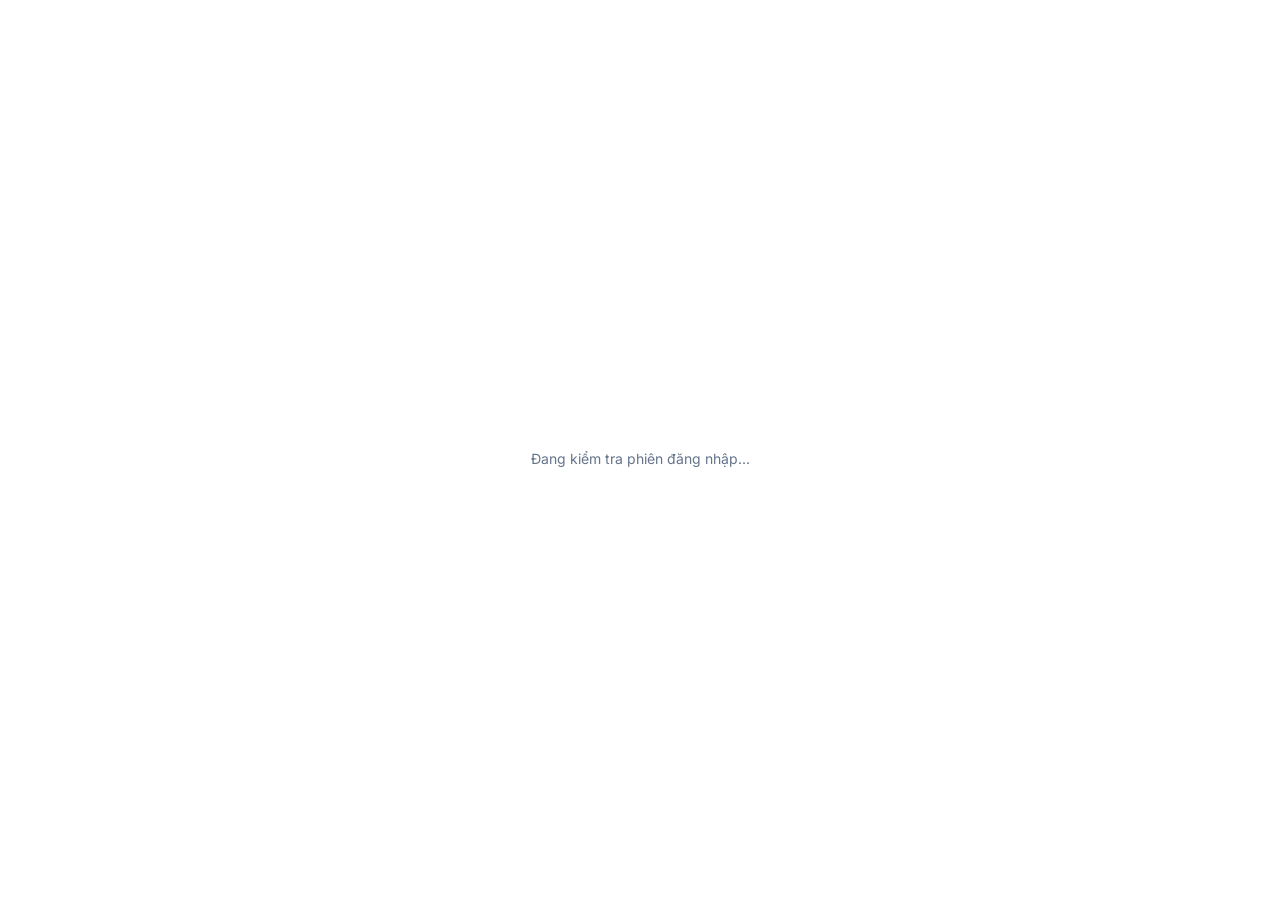
<file: index.html>
<!DOCTYPE html>
<html lang="vi">
<head>
  <meta charset="UTF-8">
  <meta name="viewport" content="width=device-width, initial-scale=1.0">
  <title>Video Admin</title>
  <link rel="preconnect" href="https://fonts.googleapis.com">
  <link rel="preconnect" href="https://fonts.gstatic.com" crossorigin>
  <link href="https://fonts.googleapis.com/css2?family=Inter:wght@400;500;600;700&display=swap" rel="stylesheet">
  <link rel="stylesheet" href="assets/css/base.css">
  <style>
    .init-screen {
      display: flex;
      flex-direction: column;
      align-items: center;
      justify-content: center;
      min-height: 100vh;
      gap: 16px;
    }
  </style>
</head>
<body>
  <div class="init-screen">
    <div class="loading-spinner"></div>
    <p class="text-muted">Đang kiểm tra phiên đăng nhập...</p>
  </div>

  <script type="module">
    import { supabase } from './assets/js/supabaseClient.js';

    async function checkAuthAndRedirect() {
      try {
        const { data: { session } } = await supabase.auth.getSession();
        if (!session) {
          location.replace('login.html');
          return;
        }

        const { data: profile, error } = await supabase
          .from('users')
          .select('role, is_active')
          .eq('id', session.user.id)
          .single();

        if (error || !profile || profile.role !== 'ADMIN' || !profile.is_active) {
          await supabase.auth.signOut();
          location.replace('login.html?error=forbidden');
          return;
        }

        location.replace('dashboard.html');
      } catch (err) {
        console.error('Lỗi chuyển hướng index:', err);
        location.replace('login.html');
      }
    }

    checkAuthAndRedirect();
  </script>
</body>
</html>
</file>
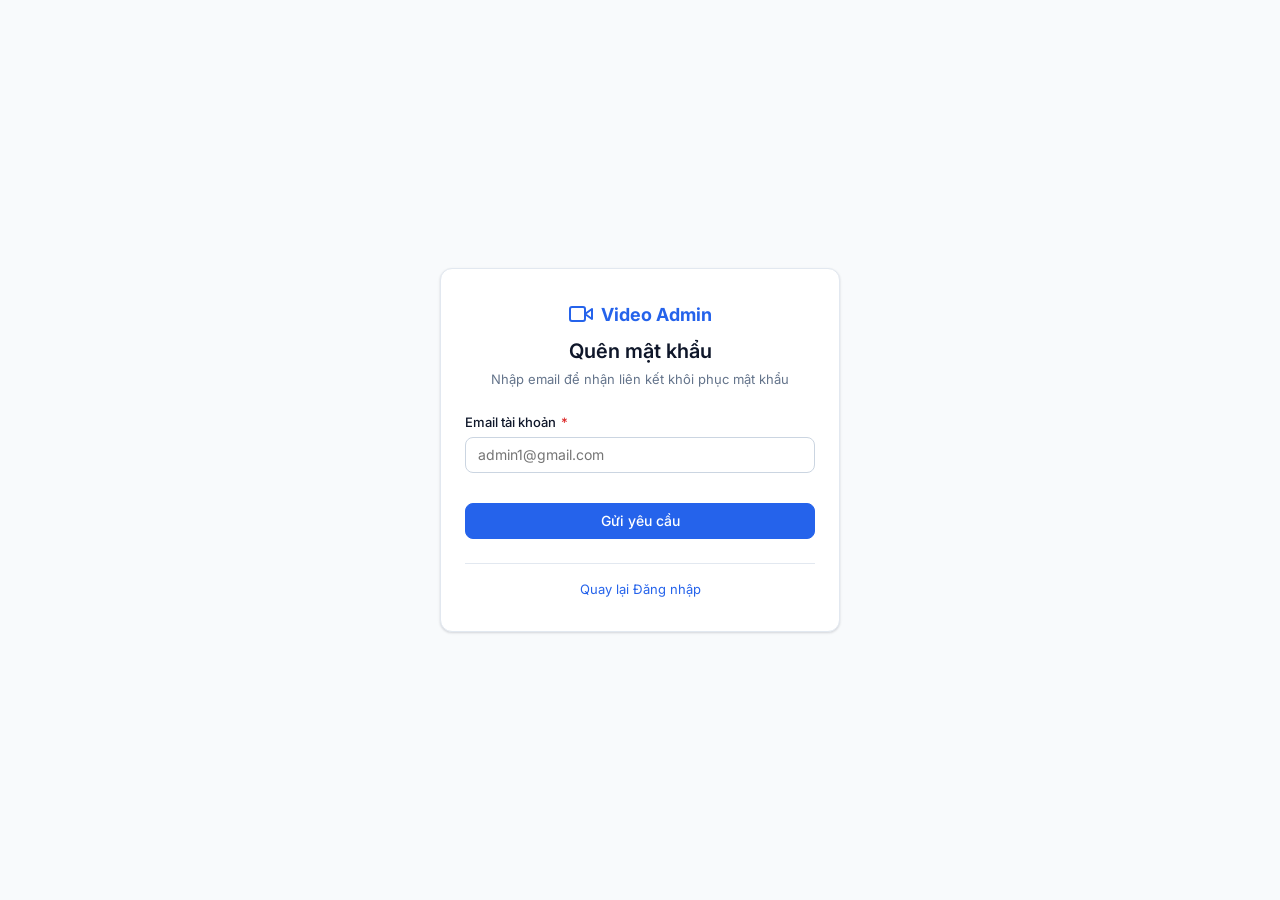
<file: forgot-password.html>
<!DOCTYPE html>
<html lang="vi">
<head>
  <meta charset="UTF-8">
  <meta name="viewport" content="width=device-width, initial-scale=1.0">
  <title>Quên mật khẩu — Video Admin</title>
  <link rel="preconnect" href="https://fonts.googleapis.com">
  <link rel="preconnect" href="https://fonts.gstatic.com" crossorigin>
  <link href="https://fonts.googleapis.com/css2?family=Inter:wght@400;500;600;700&display=swap" rel="stylesheet">
  <link rel="stylesheet" href="assets/css/base.css">
  <link rel="stylesheet" href="assets/css/components.css">
  <link rel="stylesheet" href="assets/css/auth.css">
</head>
<body>
  <div class="auth-wrapper">
    <div class="auth-card">
      <div class="auth-header">
        <a href="login.html" class="auth-logo">
          <svg width="24" height="24" viewBox="0 0 24 24" fill="none" stroke="currentColor" stroke-width="2" stroke-linecap="round" stroke-linejoin="round"><polygon points="23 7 16 12 23 17 23 7"></polygon><rect x="1" y="5" width="15" height="14" rx="2" ry="2"></rect></svg>
          <span>Video Admin</span>
        </a>
        <h1 class="auth-title">Quên mật khẩu</h1>
        <p class="auth-desc">Nhập email để nhận liên kết khôi phục mật khẩu</p>
      </div>

      <form id="forgotForm" novalidate>
        <div class="form-group">
          <label for="email" class="form-label">Email tài khoản <span class="required">*</span></label>
          <input type="email" id="email" class="form-control" placeholder="admin1@gmail.com" required autocomplete="email">
          <div class="form-error" id="emailError"></div>
        </div>

        <div style="margin-top: var(--space-5);">
          <button type="submit" id="submitBtn" class="btn btn-primary" style="width: 100%;">Gửi yêu cầu</button>
        </div>
      </form>

      <div class="auth-footer">
        <a href="login.html">Quay lại Đăng nhập</a>
      </div>
    </div>
  </div>

  <script type="module" src="assets/js/pages/forgotPassword.js"></script>
</body>
</html>
</file>
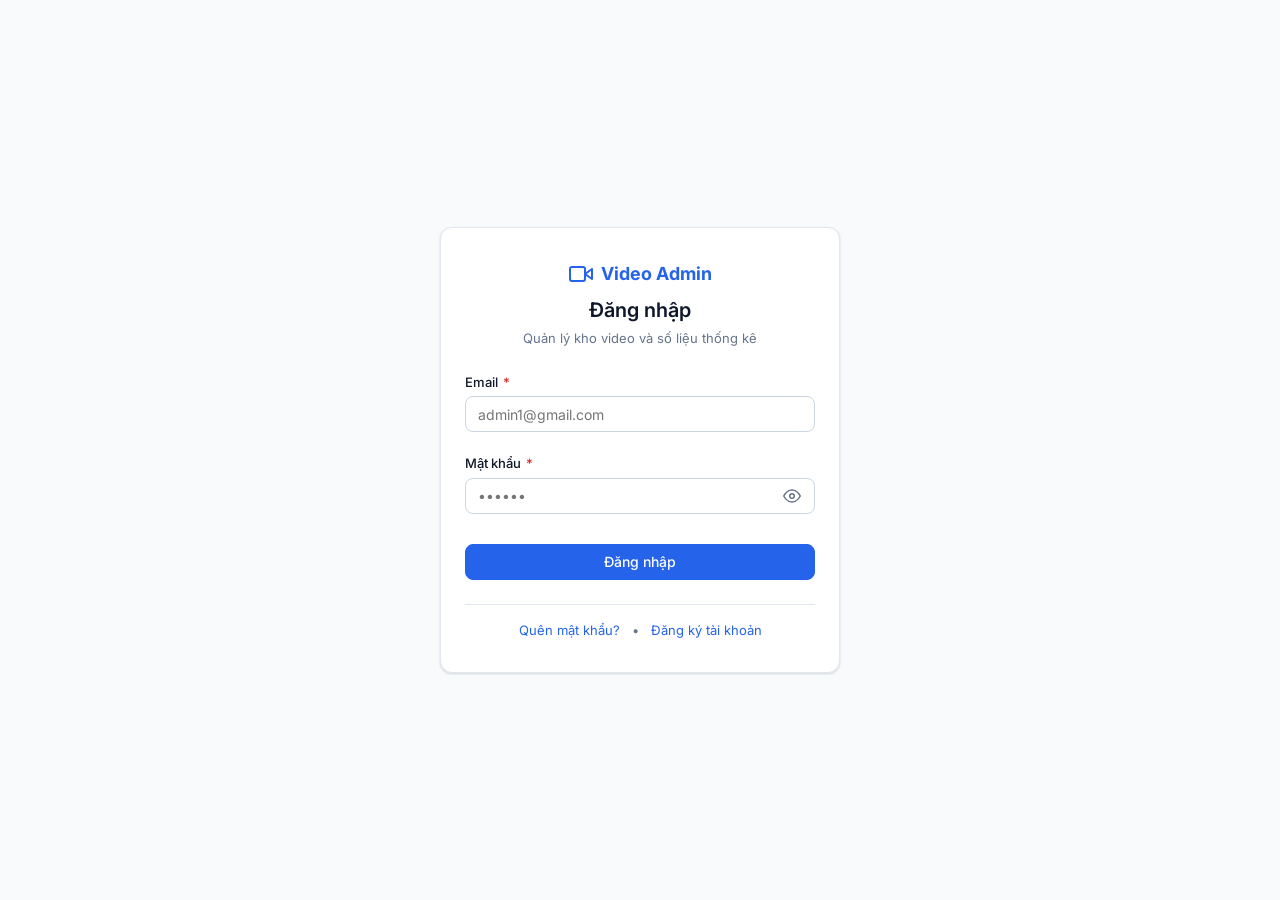
<file: login.html>
<!DOCTYPE html>
<html lang="vi">
<head>
  <meta charset="UTF-8">
  <meta name="viewport" content="width=device-width, initial-scale=1.0">
  <title>Đăng nhập — Video Admin</title>
  <link rel="preconnect" href="https://fonts.googleapis.com">
  <link rel="preconnect" href="https://fonts.gstatic.com" crossorigin>
  <link href="https://fonts.googleapis.com/css2?family=Inter:wght@400;500;600;700&display=swap" rel="stylesheet">
  <link rel="stylesheet" href="assets/css/base.css">
  <link rel="stylesheet" href="assets/css/components.css">
  <link rel="stylesheet" href="assets/css/auth.css">
</head>
<body>
  <div class="auth-wrapper">
    <div class="auth-card">
      <div class="auth-header">
        <a href="login.html" class="auth-logo">
          <svg width="24" height="24" viewBox="0 0 24 24" fill="none" stroke="currentColor" stroke-width="2" stroke-linecap="round" stroke-linejoin="round"><polygon points="23 7 16 12 23 17 23 7"></polygon><rect x="1" y="5" width="15" height="14" rx="2" ry="2"></rect></svg>
          <span>Video Admin</span>
        </a>
        <h1 class="auth-title">Đăng nhập</h1>
        <p class="auth-desc">Quản lý kho video và số liệu thống kê</p>
      </div>

      <form id="loginForm" novalidate>
        <div class="form-group">
          <label for="email" class="form-label">Email <span class="required">*</span></label>
          <input type="email" id="email" class="form-control" placeholder="admin1@gmail.com" required autocomplete="email">
          <div class="form-error" id="emailError"></div>
        </div>

        <div class="form-group">
          <label for="password" class="form-label">Mật khẩu <span class="required">*</span></label>
          <div class="password-input-group">
            <input type="password" id="password" class="form-control" placeholder="••••••" required autocomplete="current-password">
            <button type="button" class="toggle-password" id="togglePasswordBtn" aria-label="Hiện mật khẩu">
              <svg id="eyeIcon" width="18" height="18" viewBox="0 0 24 24" fill="none" stroke="currentColor" stroke-width="2" stroke-linecap="round" stroke-linejoin="round"><path d="M1 12s4-8 11-8 11 8 11 8-4 8-11 8-11-8-11-8z"></path><circle cx="12" cy="12" r="3"></circle></svg>
            </button>
          </div>
          <div class="form-error" id="passwordError"></div>
        </div>

        <div style="margin-top: var(--space-5);">
          <button type="submit" id="submitBtn" class="btn btn-primary" style="width: 100%;">Đăng nhập</button>
        </div>
      </form>

      <div class="auth-footer">
        <a href="forgot-password.html">Quên mật khẩu?</a>
        <span>•</span>
        <a href="register.html">Đăng ký tài khoản</a>
      </div>
    </div>
  </div>

  <script type="module" src="assets/js/pages/login.js"></script>
</body>
</html>
</file>
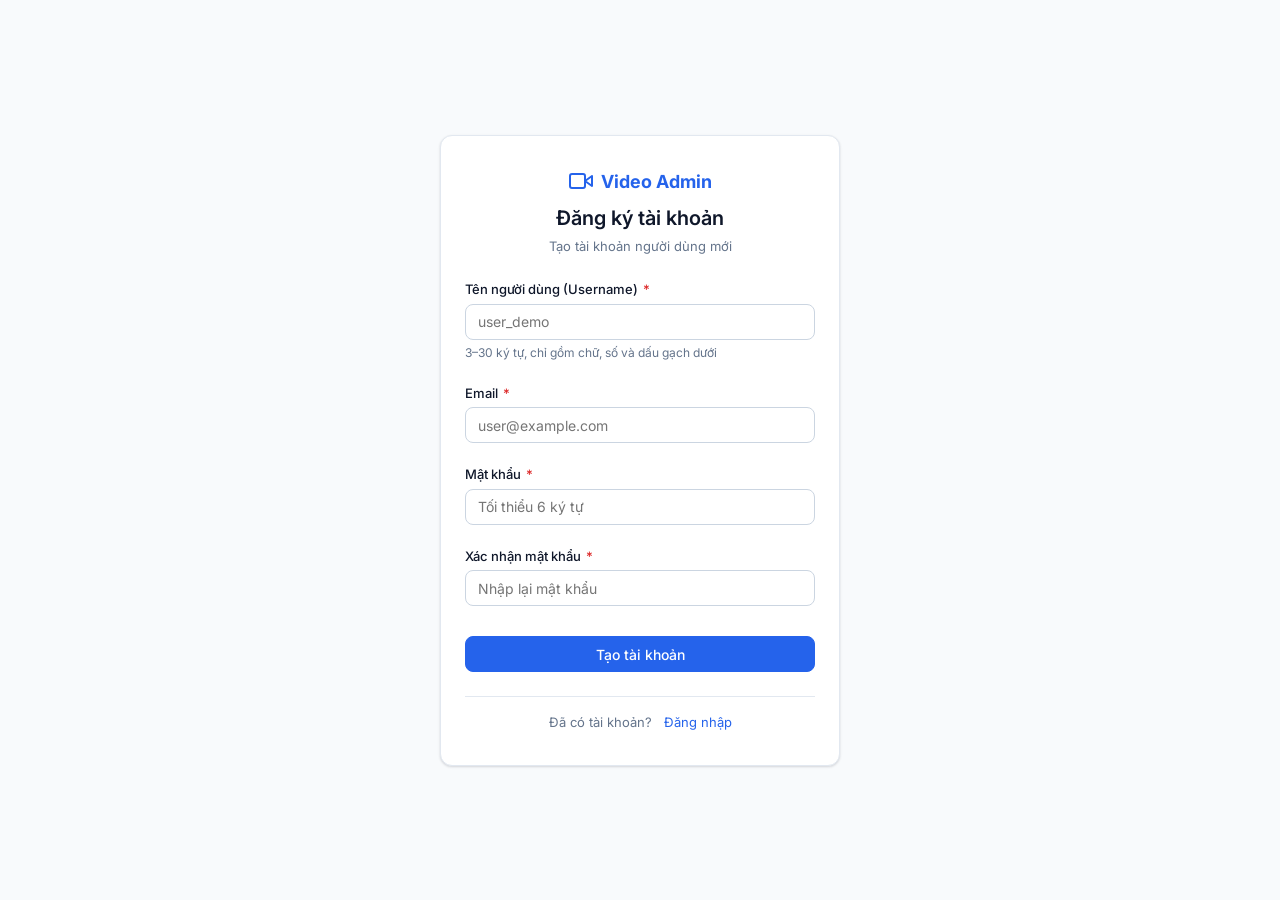
<file: register.html>
<!DOCTYPE html>
<html lang="vi">
<head>
  <meta charset="UTF-8">
  <meta name="viewport" content="width=device-width, initial-scale=1.0">
  <title>Đăng ký — Video Admin</title>
  <link rel="preconnect" href="https://fonts.googleapis.com">
  <link rel="preconnect" href="https://fonts.gstatic.com" crossorigin>
  <link href="https://fonts.googleapis.com/css2?family=Inter:wght@400;500;600;700&display=swap" rel="stylesheet">
  <link rel="stylesheet" href="assets/css/base.css">
  <link rel="stylesheet" href="assets/css/components.css">
  <link rel="stylesheet" href="assets/css/auth.css">
</head>
<body>
  <div class="auth-wrapper">
    <div class="auth-card">
      <div class="auth-header">
        <a href="login.html" class="auth-logo">
          <svg width="24" height="24" viewBox="0 0 24 24" fill="none" stroke="currentColor" stroke-width="2" stroke-linecap="round" stroke-linejoin="round"><polygon points="23 7 16 12 23 17 23 7"></polygon><rect x="1" y="5" width="15" height="14" rx="2" ry="2"></rect></svg>
          <span>Video Admin</span>
        </a>
        <h1 class="auth-title">Đăng ký tài khoản</h1>
        <p class="auth-desc">Tạo tài khoản người dùng mới</p>
      </div>

      <form id="registerForm" novalidate>
        <div class="form-group">
          <label for="username" class="form-label">Tên người dùng (Username) <span class="required">*</span></label>
          <input type="text" id="username" class="form-control" placeholder="user_demo" required autocomplete="username">
          <div class="form-helper">3–30 ký tự, chỉ gồm chữ, số và dấu gạch dưới</div>
          <div class="form-error" id="usernameError"></div>
        </div>

        <div class="form-group">
          <label for="email" class="form-label">Email <span class="required">*</span></label>
          <input type="email" id="email" class="form-control" placeholder="user@example.com" required autocomplete="email">
          <div class="form-error" id="emailError"></div>
        </div>

        <div class="form-group">
          <label for="password" class="form-label">Mật khẩu <span class="required">*</span></label>
          <input type="password" id="password" class="form-control" placeholder="Tối thiểu 6 ký tự" required autocomplete="new-password">
          <div class="form-error" id="passwordError"></div>
        </div>

        <div class="form-group">
          <label for="confirmPassword" class="form-label">Xác nhận mật khẩu <span class="required">*</span></label>
          <input type="password" id="confirmPassword" class="form-control" placeholder="Nhập lại mật khẩu" required autocomplete="new-password">
          <div class="form-error" id="confirmPasswordError"></div>
        </div>

        <div style="margin-top: var(--space-5);">
          <button type="submit" id="submitBtn" class="btn btn-primary" style="width: 100%;">Tạo tài khoản</button>
        </div>
      </form>

      <div class="auth-footer">
        <span>Đã có tài khoản?</span>
        <a href="login.html">Đăng nhập</a>
      </div>
    </div>
  </div>

  <script type="module" src="assets/js/pages/register.js"></script>
</body>
</html>
</file>
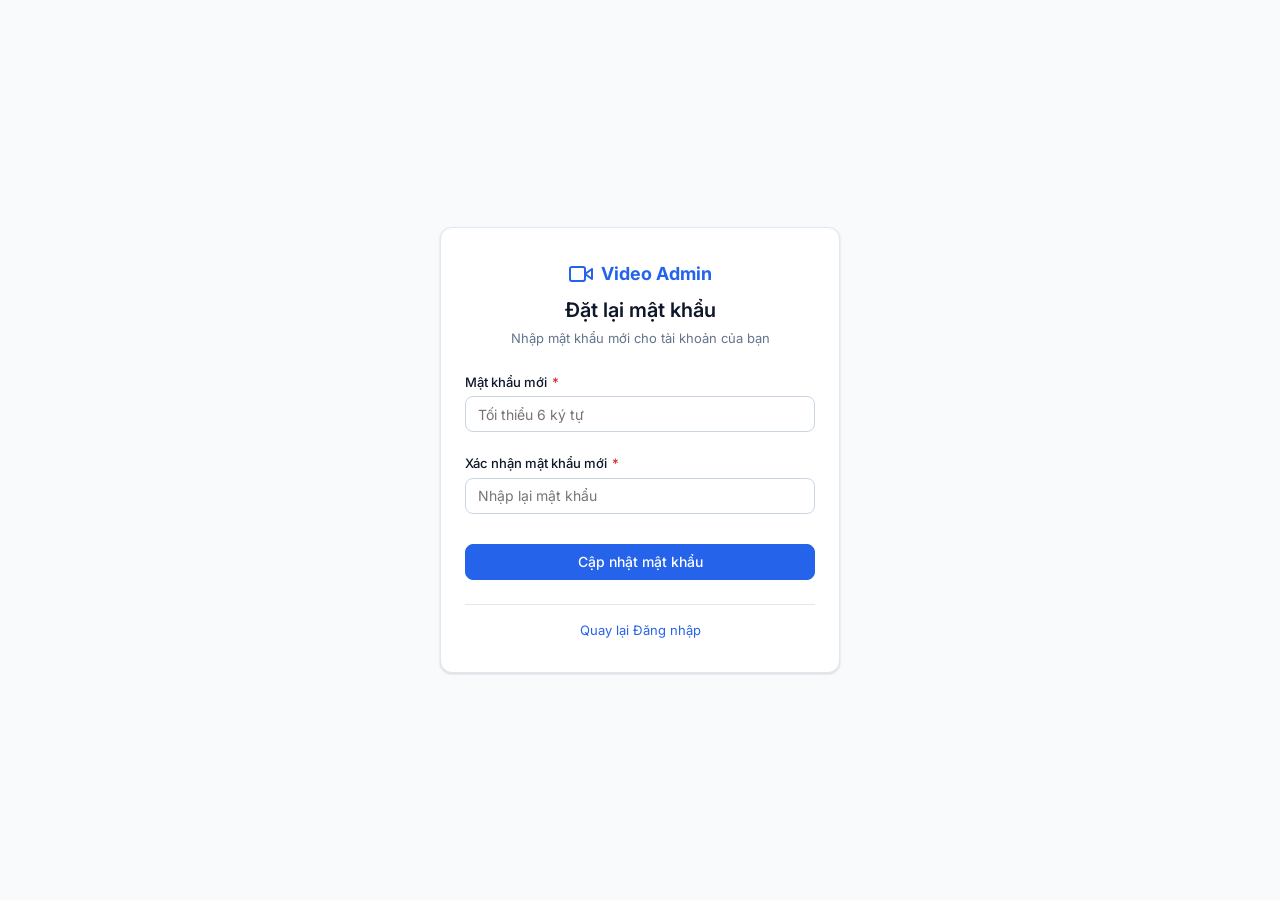
<file: reset-password.html>
<!DOCTYPE html>
<html lang="vi">
<head>
  <meta charset="UTF-8">
  <meta name="viewport" content="width=device-width, initial-scale=1.0">
  <title>Đặt lại mật khẩu — Video Admin</title>
  <link rel="preconnect" href="https://fonts.googleapis.com">
  <link rel="preconnect" href="https://fonts.gstatic.com" crossorigin>
  <link href="https://fonts.googleapis.com/css2?family=Inter:wght@400;500;600;700&display=swap" rel="stylesheet">
  <link rel="stylesheet" href="assets/css/base.css">
  <link rel="stylesheet" href="assets/css/components.css">
  <link rel="stylesheet" href="assets/css/auth.css">
</head>
<body>
  <div class="auth-wrapper">
    <div class="auth-card">
      <div class="auth-header">
        <a href="login.html" class="auth-logo">
          <svg width="24" height="24" viewBox="0 0 24 24" fill="none" stroke="currentColor" stroke-width="2" stroke-linecap="round" stroke-linejoin="round"><polygon points="23 7 16 12 23 17 23 7"></polygon><rect x="1" y="5" width="15" height="14" rx="2" ry="2"></rect></svg>
          <span>Video Admin</span>
        </a>
        <h1 class="auth-title">Đặt lại mật khẩu</h1>
        <p class="auth-desc">Nhập mật khẩu mới cho tài khoản của bạn</p>
      </div>

      <div id="invalidLinkNotice" class="hidden" style="text-align: center; margin-bottom: var(--space-4);">
        <p class="text-danger" style="margin-bottom: var(--space-3);">Liên kết khôi phục đã hết hạn hoặc không hợp lệ.</p>
        <a href="forgot-password.html" class="btn btn-secondary" style="width: 100%;">Yêu cầu gửi lại liên kết</a>
      </div>

      <form id="resetForm" novalidate>
        <div class="form-group">
          <label for="password" class="form-label">Mật khẩu mới <span class="required">*</span></label>
          <input type="password" id="password" class="form-control" placeholder="Tối thiểu 6 ký tự" required autocomplete="new-password">
          <div class="form-error" id="passwordError"></div>
        </div>

        <div class="form-group">
          <label for="confirmPassword" class="form-label">Xác nhận mật khẩu mới <span class="required">*</span></label>
          <input type="password" id="confirmPassword" class="form-control" placeholder="Nhập lại mật khẩu" required autocomplete="new-password">
          <div class="form-error" id="confirmPasswordError"></div>
        </div>

        <div style="margin-top: var(--space-5);">
          <button type="submit" id="submitBtn" class="btn btn-primary" style="width: 100%;">Cập nhật mật khẩu</button>
        </div>
      </form>

      <div class="auth-footer">
        <a href="login.html">Quay lại Đăng nhập</a>
      </div>
    </div>
  </div>

  <script type="module" src="assets/js/pages/resetPassword.js"></script>
</body>
</html>
</file>
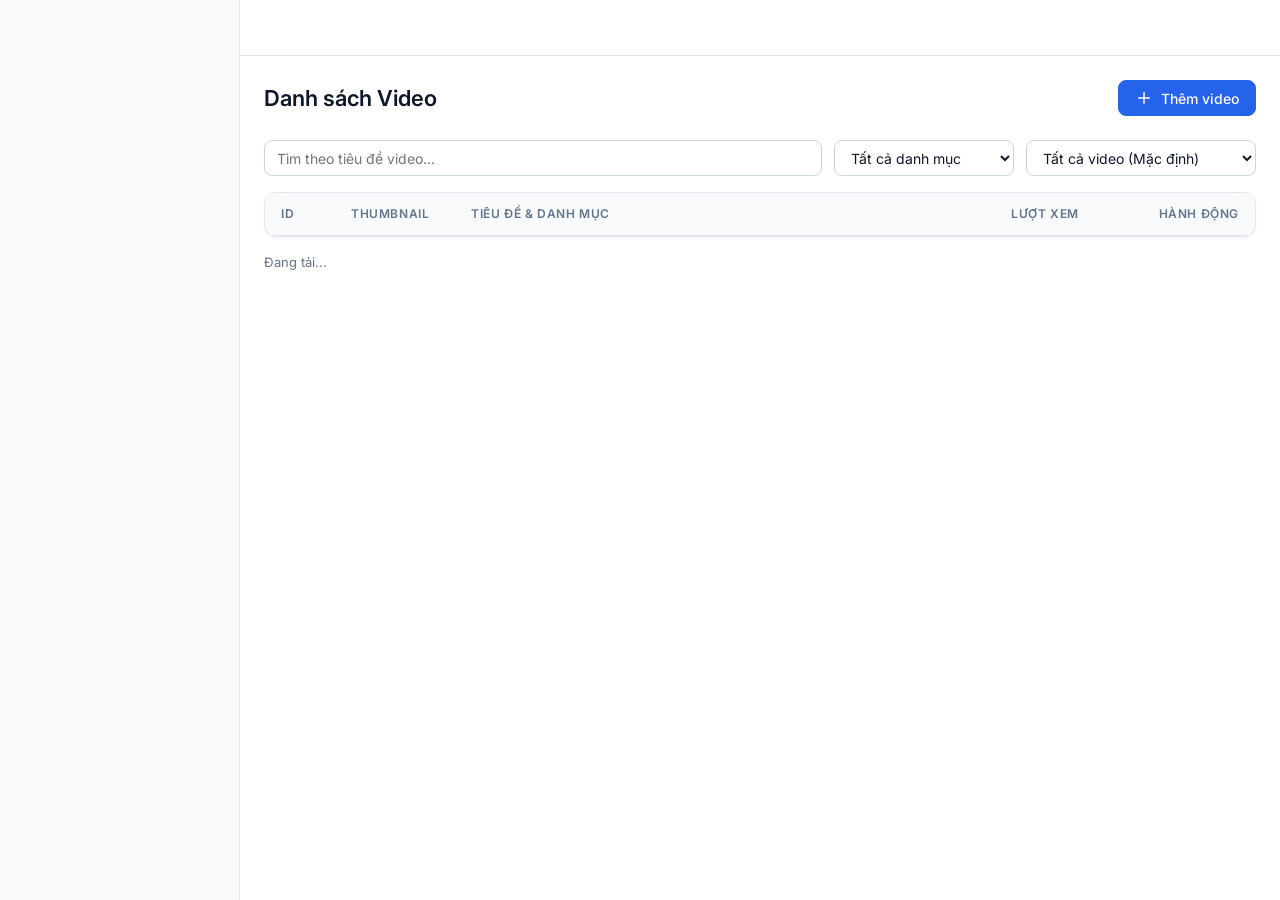
<file: videos.html>
<!DOCTYPE html>
<html lang="vi">
<head>
  <meta charset="UTF-8">
  <meta name="viewport" content="width=device-width, initial-scale=1.0">
  <title>Danh sách Video — Video Admin</title>
  <link rel="preconnect" href="https://fonts.googleapis.com">
  <link rel="preconnect" href="https://fonts.gstatic.com" crossorigin>
  <link href="https://fonts.googleapis.com/css2?family=Inter:wght@400;500;600;700&display=swap" rel="stylesheet">
  <link rel="stylesheet" href="assets/css/base.css">
  <link rel="stylesheet" href="assets/css/layout.css">
  <link rel="stylesheet" href="assets/css/components.css">
  <style>
    .filter-bar {
      display: flex;
      align-items: center;
      gap: var(--space-3);
      margin-bottom: var(--space-4);
      flex-wrap: wrap;
    }
    .filter-search {
      flex: 1;
      min-width: 240px;
    }
    .filter-select {
      width: 180px;
    }
    .filter-sort {
      width: 230px;
    }
    @media (max-width: 768px) {
      .filter-select, .filter-sort {
        width: 100%;
      }
    }
  </style>
</head>
<body>
  <div class="admin-layout">
    <!-- Sidebar -->
    <aside class="sidebar"></aside>

    <!-- Main Content -->
    <div class="main-wrapper">
      <!-- Topbar -->
      <header class="topbar"></header>

      <!-- Nội dung trang -->
      <main class="content">
        <div class="page-header">
          <h1 class="page-title">Danh sách Video</h1>
          <a href="video-form.html" class="btn btn-primary">
            <svg width="18" height="18" viewBox="0 0 24 24" fill="none" stroke="currentColor" stroke-width="2" stroke-linecap="round" stroke-linejoin="round"><line x1="12" y1="5" x2="12" y2="19"></line><line x1="5" y1="12" x2="19" y2="12"></line></svg>
            <span>Thêm video</span>
          </a>
        </div>

        <!-- Bộ lọc và tìm kiếm -->
        <div class="filter-bar">
          <div class="filter-search">
            <input type="text" id="searchInput" class="form-control" placeholder="Tìm theo tiêu đề video...">
          </div>
          <div class="filter-select">
            <select id="categoryFilter" class="form-control">
              <option value="">Tất cả danh mục</option>
            </select>
          </div>
          <div class="filter-select filter-sort">
            <select id="sortFilter" class="form-control" title="Lọc và sắp xếp video">
              <option value="all">Tất cả video (Mặc định)</option>
              <optgroup label="── Lọc 1 video (Top 1) ──">
                <option value="only_newest">Mới nhất (1 video)</option>
                <option value="only_least_views">Ít view nhất (1 video)</option>
                <option value="only_most_views">Nhiều view nhất (1 video)</option>
                <option value="only_oldest">Cũ nhất (1 video)</option>
              </optgroup>
              <optgroup label="── Sắp xếp toàn bộ danh sách ──">
                <option value="created_at_desc">Sắp xếp: Mới → Cũ</option>
                <option value="created_at_asc">Sắp xếp: Cũ → Mới</option>
                <option value="views_count_desc">Sắp xếp: Lượt xem giảm dần</option>
                <option value="views_count_asc">Sắp xếp: Lượt xem tăng dần</option>
                <option value="title_asc">Sắp xếp: Tiêu đề (A–Z)</option>
              </optgroup>
            </select>
          </div>
        </div>

        <!-- Bảng danh sách -->
        <div class="table-container">
          <table class="table">
            <thead>
              <tr>
                <th style="width: 70px;">ID</th>
                <th style="width: 120px;">Thumbnail</th>
                <th>Tiêu đề & Danh mục</th>
                <th style="width: 120px;">Lượt xem</th>
                <th style="width: 140px; text-align: right;">Hành động</th>
              </tr>
            </thead>
            <tbody id="videoTableBody">
              <!-- Render động bởi videos.js -->
            </tbody>
          </table>
        </div>

        <!-- Phân trang -->
        <div class="pagination-wrapper" id="paginationWrapper">
          <div class="pagination-info" id="paginationInfo">Đang tải...</div>
          <div class="pagination-controls" id="paginationControls"></div>
        </div>
      </main>
    </div>
  </div>

  <script type="module" src="assets/js/pages/videos.js"></script>
</body>
</html>
</file>
<file: assets/css/base.css>
/* base.css — Biến màu, reset, typography */
:root {
  /* Màu nền */
  --bg: #ffffff;
  --bg-subtle: #f8fafc;
  --bg-hover: #f1f5f9;

  /* Viền */
  --border: #e2e8f0;
  --border-strong: #cbd5e1;

  /* Chữ */
  --text: #0f172a;
  --text-muted: #64748b;

  /* Màu thương hiệu và trạng thái */
  --primary: #2563eb;
  --primary-hover: #1d4ed8;
  --primary-soft: #eff6ff;
  --danger: #dc2626;
  --danger-hover: #b91c1c;
  --danger-soft: #fef2f2;
  --success: #16a34a;
  --success-soft: #f0fdf4;
  --warning: #d97706;
  --warning-soft: #fffbeb;

  /* Khoảng cách (bội số của 4px) */
  --space-1: 4px;
  --space-2: 8px;
  --space-3: 12px;
  --space-4: 16px;
  --space-5: 24px;
  --space-6: 32px;

  /* Bo góc, đổ bóng */
  --radius: 8px;
  --radius-lg: 12px;
  --shadow-sm: 0 1px 2px rgba(15, 23, 42, 0.05);
  --shadow: 0 1px 2px rgba(15, 23, 42, 0.06), 0 1px 3px rgba(15, 23, 42, 0.1);
  --shadow-md: 0 4px 6px -1px rgba(15, 23, 42, 0.1), 0 2px 4px -2px rgba(15, 23, 42, 0.1);
  --shadow-lg: 0 10px 15px -3px rgba(15, 23, 42, 0.1), 0 4px 6px -4px rgba(15, 23, 42, 0.1);

  /* Font */
  --font: 'Inter', system-ui, -apple-system, 'Segoe UI', Roboto, sans-serif;
}

*, *::before, *::after {
  box-sizing: border-box;
}

body {
  margin: 0;
  background: var(--bg);
  color: var(--text);
  font-family: var(--font);
  font-size: 14px;
  line-height: 1.5;
  -webkit-font-smoothing: antialiased;
}

a {
  color: var(--primary);
  text-decoration: none;
}
a:hover {
  text-decoration: underline;
}

img {
  max-width: 100%;
  display: block;
}

h1, h2, h3, h4, p {
  margin: 0;
}

h1 {
  font-size: 22px;
  font-weight: 600;
  color: var(--text);
}

h2 {
  font-size: 18px;
  font-weight: 600;
  color: var(--text);
}

h3 {
  font-size: 16px;
  font-weight: 600;
  color: var(--text);
}

.text-muted {
  color: var(--text-muted);
}

.text-danger {
  color: var(--danger);
}

.text-success {
  color: var(--success);
}

.hidden {
  display: none !important;
}
</file>
<file: assets/css/components.css>
/* components.css — Nút, Form, Bảng, Thẻ, Modal, Toast, Skeleton, Badge, Phân trang */

/* ===== BUTTONS ===== */
.btn {
  display: inline-flex;
  align-items: center;
  justify-content: center;
  gap: var(--space-2);
  height: 36px;
  padding: 0 var(--space-4);
  font-family: var(--font);
  font-size: 14px;
  font-weight: 500;
  border-radius: var(--radius);
  border: 1px solid transparent;
  cursor: pointer;
  transition: all 0.15s ease;
  text-decoration: none;
  white-space: nowrap;
  user-select: none;
}

.btn:hover {
  text-decoration: none;
}

.btn:disabled, .btn[disabled] {
  opacity: 0.6;
  cursor: not-allowed;
  pointer-events: none;
}

.btn-primary {
  background: var(--primary);
  color: #ffffff;
  border-color: var(--primary);
}
.btn-primary:hover {
  background: var(--primary-hover);
  border-color: var(--primary-hover);
}

.btn-secondary {
  background: #ffffff;
  color: var(--text);
  border-color: var(--border-strong);
}
.btn-secondary:hover {
  background: var(--bg-hover);
}

.btn-danger {
  background: #ffffff;
  color: var(--danger);
  border-color: var(--danger);
}
.btn-danger:hover {
  background: var(--danger-soft);
}

.btn-danger-solid {
  background: var(--danger);
  color: #ffffff;
  border-color: var(--danger);
}
.btn-danger-solid:hover {
  background: var(--danger-hover);
}

.btn-sm {
  height: 30px;
  padding: 0 var(--space-3);
  font-size: 13px;
}

.btn-icon {
  width: 36px;
  padding: 0;
}

/* ===== FORMS ===== */
.form-group {
  margin-bottom: var(--space-4);
  display: flex;
  flex-direction: column;
  gap: var(--space-1);
}

.form-label {
  font-size: 13px;
  font-weight: 500;
  color: var(--text);
}

.form-label .required {
  color: var(--danger);
  margin-left: 2px;
}

.form-control {
  height: 36px;
  padding: 0 var(--space-3);
  font-family: var(--font);
  font-size: 14px;
  color: var(--text);
  background: #ffffff;
  border: 1px solid var(--border-strong);
  border-radius: var(--radius);
  outline: none;
  transition: border-color 0.15s ease, box-shadow 0.15s ease;
  width: 100%;
}

.form-control:focus {
  border-color: var(--primary);
  box-shadow: 0 0 0 3px var(--primary-soft);
}

.form-control.error {
  border-color: var(--danger);
}

textarea.form-control {
  height: auto;
  min-height: 80px;
  padding: var(--space-2) var(--space-3);
  resize: vertical;
}

.form-error {
  font-size: 12px;
  color: var(--danger);
  margin-top: 2px;
}

.form-helper {
  font-size: 12px;
  color: var(--text-muted);
}

/* Radio & Checkbox */
.radio-group, .checkbox-group {
  display: flex;
  gap: var(--space-4);
  align-items: center;
}

.radio-label, .checkbox-label {
  display: flex;
  align-items: center;
  gap: var(--space-2);
  cursor: pointer;
  font-size: 14px;
  user-select: none;
}

/* ===== CARDS & STATS ===== */
.card {
  background: var(--bg);
  border: 1px solid var(--border);
  border-radius: var(--radius-lg);
  padding: var(--space-5);
  box-shadow: var(--shadow-sm);
}

.stats-grid {
  display: grid;
  grid-template-columns: repeat(3, 1fr);
  gap: var(--space-4);
  margin-bottom: var(--space-5);
}

.stat-card {
  background: var(--bg);
  border: 1px solid var(--border);
  border-radius: var(--radius-lg);
  padding: var(--space-4) var(--space-5);
  box-shadow: var(--shadow-sm);
  display: flex;
  flex-direction: column;
  gap: var(--space-1);
}

.stat-label {
  font-size: 13px;
  color: var(--text-muted);
  font-weight: 500;
}

.stat-value {
  font-size: 28px;
  font-weight: 600;
  color: var(--text);
  line-height: 1.2;
}

/* ===== CHARTS CONTAINER ===== */
.chart-card {
  background: var(--bg);
  border: 1px solid var(--border);
  border-radius: var(--radius-lg);
  padding: var(--space-5);
  margin-bottom: var(--space-5);
  box-shadow: var(--shadow-sm);
}

.chart-header {
  display: flex;
  align-items: center;
  justify-content: space-between;
  margin-bottom: var(--space-4);
  flex-wrap: wrap;
  gap: var(--space-2);
}

.chart-title {
  font-size: 16px;
  font-weight: 600;
  color: var(--text);
}

.chart-wrapper {
  position: relative;
  height: 320px;
  width: 100%;
}

/* Segmented Control */
.segmented-control {
  display: inline-flex;
  background: var(--bg-hover);
  padding: 2px;
  border-radius: var(--radius);
  border: 1px solid var(--border);
}

.segmented-btn {
  background: transparent;
  border: none;
  padding: 4px 12px;
  font-size: 13px;
  font-weight: 500;
  color: var(--text-muted);
  cursor: pointer;
  border-radius: calc(var(--radius) - 2px);
  transition: all 0.15s ease;
}

.segmented-btn.active {
  background: #ffffff;
  color: var(--text);
  box-shadow: var(--shadow-sm);
  font-weight: 600;
}

/* ===== TABLE ===== */
.table-container {
  background: var(--bg);
  border: 1px solid var(--border);
  border-radius: var(--radius-lg);
  overflow-x: auto;
  box-shadow: var(--shadow-sm);
}

.table {
  width: 100%;
  border-collapse: collapse;
  text-align: left;
}

.table th {
  background: var(--bg-subtle);
  padding: var(--space-3) var(--space-4);
  font-size: 12px;
  font-weight: 600;
  text-transform: uppercase;
  color: var(--text-muted);
  letter-spacing: 0.05em;
  border-bottom: 1px solid var(--border);
  white-space: nowrap;
}

.table td {
  padding: var(--space-3) var(--space-4);
  vertical-align: middle;
  border-bottom: 1px solid var(--border);
  font-size: 14px;
  height: 64px;
}

.table tbody tr:hover {
  background: var(--bg-hover);
}

.table tbody tr:last-child td {
  border-bottom: none;
}

.table-thumbnail {
  width: 96px;
  height: 54px;
  object-fit: cover;
  border-radius: 4px;
  background: var(--bg-hover);
  border: 1px solid var(--border);
}

.video-title-cell {
  max-width: 320px;
}

.video-title-text {
  font-weight: 500;
  color: var(--text);
  display: -webkit-box;
  -webkit-line-clamp: 2;
  -webkit-box-orient: vertical;
  overflow: hidden;
  line-height: 1.4;
  margin-bottom: 4px;
}

/* ===== BADGES ===== */
.badge {
  display: inline-flex;
  align-items: center;
  padding: 2px 8px;
  border-radius: 9999px;
  font-size: 12px;
  font-weight: 500;
  line-height: 1.4;
}

.badge-published {
  background: var(--success-soft);
  color: var(--success);
}

.badge-draft {
  background: var(--warning-soft);
  color: var(--warning);
}

.badge-hidden {
  background: var(--bg-hover);
  color: var(--text-muted);
}

/* ===== PAGINATION ===== */
.pagination-wrapper {
  display: flex;
  align-items: center;
  justify-content: space-between;
  padding: var(--space-4) 0;
  flex-wrap: wrap;
  gap: var(--space-3);
}

.pagination-info {
  font-size: 13px;
  color: var(--text-muted);
}

.pagination-controls {
  display: flex;
  align-items: center;
  gap: var(--space-1);
}

.page-btn {
  min-width: 32px;
  height: 32px;
  padding: 0 6px;
  display: inline-flex;
  align-items: center;
  justify-content: center;
  border-radius: var(--radius);
  border: 1px solid var(--border);
  background: #ffffff;
  color: var(--text);
  font-size: 13px;
  font-weight: 500;
  cursor: pointer;
  transition: all 0.15s ease;
}

.page-btn:hover:not(:disabled) {
  background: var(--bg-hover);
}

.page-btn.active {
  background: var(--primary);
  border-color: var(--primary);
  color: #ffffff;
}

.page-btn:disabled {
  opacity: 0.4;
  cursor: not-allowed;
}

/* ===== MODAL ===== */
.modal-backdrop {
  position: fixed;
  inset: 0;
  background: rgba(15, 23, 42, 0.4);
  display: flex;
  align-items: center;
  justify-content: center;
  z-index: 100;
  padding: var(--space-4);
  opacity: 0;
  visibility: hidden;
  transition: opacity 0.2s ease, visibility 0.2s ease;
}

.modal-backdrop.open {
  opacity: 1;
  visibility: visible;
}

.modal-dialog {
  background: #ffffff;
  border-radius: var(--radius-lg);
  max-width: 420px;
  width: 100%;
  box-shadow: var(--shadow-lg);
  padding: var(--space-5);
  transform: translateY(8px);
  transition: transform 0.2s ease;
}

.modal-backdrop.open .modal-dialog {
  transform: translateY(0);
}

.modal-title {
  font-size: 17px;
  font-weight: 600;
  margin-bottom: var(--space-2);
}

.modal-body {
  font-size: 14px;
  color: var(--text-muted);
  line-height: 1.5;
  margin-bottom: var(--space-5);
}

.modal-footer {
  display: flex;
  justify-content: flex-end;
  gap: var(--space-3);
}

/* ===== TOAST ===== */
.toast-container {
  position: fixed;
  top: var(--space-5);
  right: var(--space-5);
  z-index: 110;
  display: flex;
  flex-direction: column;
  gap: var(--space-2);
  pointer-events: none;
}

.toast {
  pointer-events: auto;
  display: flex;
  align-items: center;
  gap: var(--space-3);
  padding: var(--space-3) var(--space-4);
  background: #ffffff;
  border-radius: var(--radius);
  box-shadow: var(--shadow-md);
  border: 1px solid var(--border);
  min-width: 280px;
  max-width: 400px;
  animation: slideIn 0.25s ease-out;
  transition: opacity 0.25s ease, transform 0.25s ease;
}

.toast.toast-hide {
  opacity: 0;
  transform: translateX(100%);
}

.toast-success {
  border-left: 4px solid var(--success);
}

.toast-error {
  border-left: 4px solid var(--danger);
}

.toast-message {
  font-size: 13px;
  color: var(--text);
  font-weight: 500;
  flex: 1;
}

@keyframes slideIn {
  from {
    transform: translateX(100%);
    opacity: 0;
  }
  to {
    transform: translateX(0);
    opacity: 1;
  }
}

/* ===== EMPTY & LOADING & SKELETON ===== */
.empty-state {
  text-align: center;
  padding: var(--space-6) var(--space-4);
  display: flex;
  flex-direction: column;
  align-items: center;
  justify-content: center;
  gap: var(--space-3);
}

.empty-icon {
  width: 48px;
  height: 48px;
  color: var(--text-muted);
  opacity: 0.6;
}

.empty-title {
  font-size: 16px;
  font-weight: 600;
  color: var(--text);
}

.empty-desc {
  font-size: 14px;
  color: var(--text-muted);
  max-width: 360px;
}

.skeleton {
  background: linear-gradient(90deg, var(--bg-hover) 25%, var(--border) 50%, var(--bg-hover) 75%);
  background-size: 200% 100%;
  animation: shimmer 1.5s infinite;
  border-radius: var(--radius);
}

@keyframes shimmer {
  0% { background-position: 200% 0; }
  100% { background-position: -200% 0; }
}

.loading-spinner {
  width: 24px;
  height: 24px;
  border: 3px solid var(--border);
  border-top-color: var(--primary);
  border-radius: 50%;
  animation: spin 0.8s linear infinite;
  display: inline-block;
}

@keyframes spin {
  to { transform: rotate(360deg); }
}

/* Responsive */
@media (max-width: 768px) {
  .stats-grid {
    grid-template-columns: 1fr;
  }
  .toast-container {
    left: var(--space-4);
    right: var(--space-4);
  }
}
</file>
<file: assets/css/auth.css>
/* auth.css — Giao diện cho 4 trang xác thực */

.auth-wrapper {
  min-height: 100vh;
  display: flex;
  align-items: center;
  justify-content: center;
  background: var(--bg-subtle);
  padding: var(--space-4);
}

.auth-card {
  width: 100%;
  max-width: 400px;
  background: #ffffff;
  border: 1px solid var(--border);
  border-radius: var(--radius-lg);
  box-shadow: var(--shadow);
  padding: var(--space-6) var(--space-5);
}

.auth-header {
  text-align: center;
  margin-bottom: var(--space-5);
}

.auth-logo {
  display: inline-flex;
  align-items: center;
  gap: var(--space-2);
  font-size: 18px;
  font-weight: 700;
  color: var(--primary);
  margin-bottom: var(--space-2);
  text-decoration: none;
}

.auth-title {
  font-size: 20px;
  font-weight: 600;
  color: var(--text);
  margin-bottom: var(--space-1);
}

.auth-desc {
  font-size: 13px;
  color: var(--text-muted);
}

.auth-footer {
  margin-top: var(--space-5);
  padding-top: var(--space-4);
  border-top: 1px solid var(--border);
  display: flex;
  justify-content: center;
  align-items: center;
  gap: var(--space-3);
  font-size: 13px;
  color: var(--text-muted);
}

.password-input-group {
  position: relative;
  display: flex;
  align-items: center;
}

.password-input-group .form-control {
  padding-right: 40px;
}

.toggle-password {
  position: absolute;
  right: 8px;
  background: none;
  border: none;
  padding: 6px;
  cursor: pointer;
  color: var(--text-muted);
  display: flex;
  align-items: center;
  justify-content: center;
  border-radius: var(--radius);
}

.toggle-password:hover {
  color: var(--text);
  background: var(--bg-hover);
}
</file>
<file: assets/css/layout.css>
/* layout.css — Bố cục Sidebar, Topbar và Vùng nội dung chính */

.admin-layout {
  display: flex;
  min-height: 100vh;
  background: var(--bg);
}

/* Sidebar */
.sidebar {
  width: 240px;
  background: var(--bg-subtle);
  border-right: 1px solid var(--border);
  display: flex;
  flex-direction: column;
  position: fixed;
  top: 0;
  bottom: 0;
  left: 0;
  z-index: 40;
  transition: transform 0.25s ease-in-out;
}

.sidebar-header {
  height: 56px;
  display: flex;
  align-items: center;
  padding: 0 var(--space-5);
  border-bottom: 1px solid var(--border);
  font-size: 16px;
  font-weight: 700;
  color: var(--primary);
  gap: var(--space-2);
}

.sidebar-nav {
  padding: var(--space-4) var(--space-3);
  display: flex;
  flex-direction: column;
  gap: var(--space-1);
  flex: 1;
}

.nav-item {
  display: flex;
  align-items: center;
  gap: var(--space-3);
  padding: 10px var(--space-3);
  border-radius: var(--radius);
  color: var(--text-muted);
  font-weight: 500;
  text-decoration: none;
  transition: all 0.15s ease;
}

.nav-item:hover {
  background: var(--bg-hover);
  color: var(--text);
  text-decoration: none;
}

.nav-item.active {
  background: var(--primary-soft);
  color: var(--primary);
  font-weight: 600;
}

.nav-item svg {
  width: 20px;
  height: 20px;
  flex-shrink: 0;
}

/* Main Wrapper */
.main-wrapper {
  flex: 1;
  margin-left: 240px;
  display: flex;
  flex-direction: column;
  min-width: 0;
}

/* Topbar */
.topbar {
  height: 56px;
  background: var(--bg);
  border-bottom: 1px solid var(--border);
  display: flex;
  align-items: center;
  justify-content: space-between;
  padding: 0 var(--space-5);
  position: sticky;
  top: 0;
  z-index: 30;
}

.topbar-left {
  display: flex;
  align-items: center;
  gap: var(--space-3);
}

.menu-toggle {
  display: none;
  background: none;
  border: none;
  padding: 6px;
  cursor: pointer;
  color: var(--text);
  border-radius: var(--radius);
}
.menu-toggle:hover {
  background: var(--bg-hover);
}

.topbar-right {
  display: flex;
  align-items: center;
  gap: var(--space-4);
}

.user-badge {
  display: flex;
  align-items: center;
  gap: var(--space-2);
  font-weight: 500;
  color: var(--text);
}

.user-avatar {
  width: 32px;
  height: 32px;
  border-radius: 50%;
  background: var(--primary-soft);
  color: var(--primary);
  display: flex;
  align-items: center;
  justify-content: center;
  font-weight: 600;
  font-size: 13px;
  border: 1px solid var(--border);
}

/* Page Content */
.content {
  padding: var(--space-5);
  max-width: 1200px;
  width: 100%;
  margin: 0 auto;
}

.page-header {
  display: flex;
  align-items: center;
  justify-content: space-between;
  margin-bottom: var(--space-5);
  gap: var(--space-4);
  flex-wrap: wrap;
}

.page-title {
  font-size: 22px;
  font-weight: 600;
}

/* Sidebar overlay for mobile */
.sidebar-overlay {
  display: none;
  position: fixed;
  inset: 0;
  background: rgba(15, 23, 42, 0.4);
  z-index: 35;
}

/* Responsive */
@media (max-width: 768px) {
  .sidebar {
    transform: translateX(-100%);
  }

  .sidebar.open {
    transform: translateX(0);
  }

  .sidebar-overlay.active {
    display: block;
  }

  .main-wrapper {
    margin-left: 0;
  }

  .menu-toggle {
    display: flex;
    align-items: center;
    justify-content: center;
  }

  .content {
    padding: var(--space-4);
  }
}
</file>
